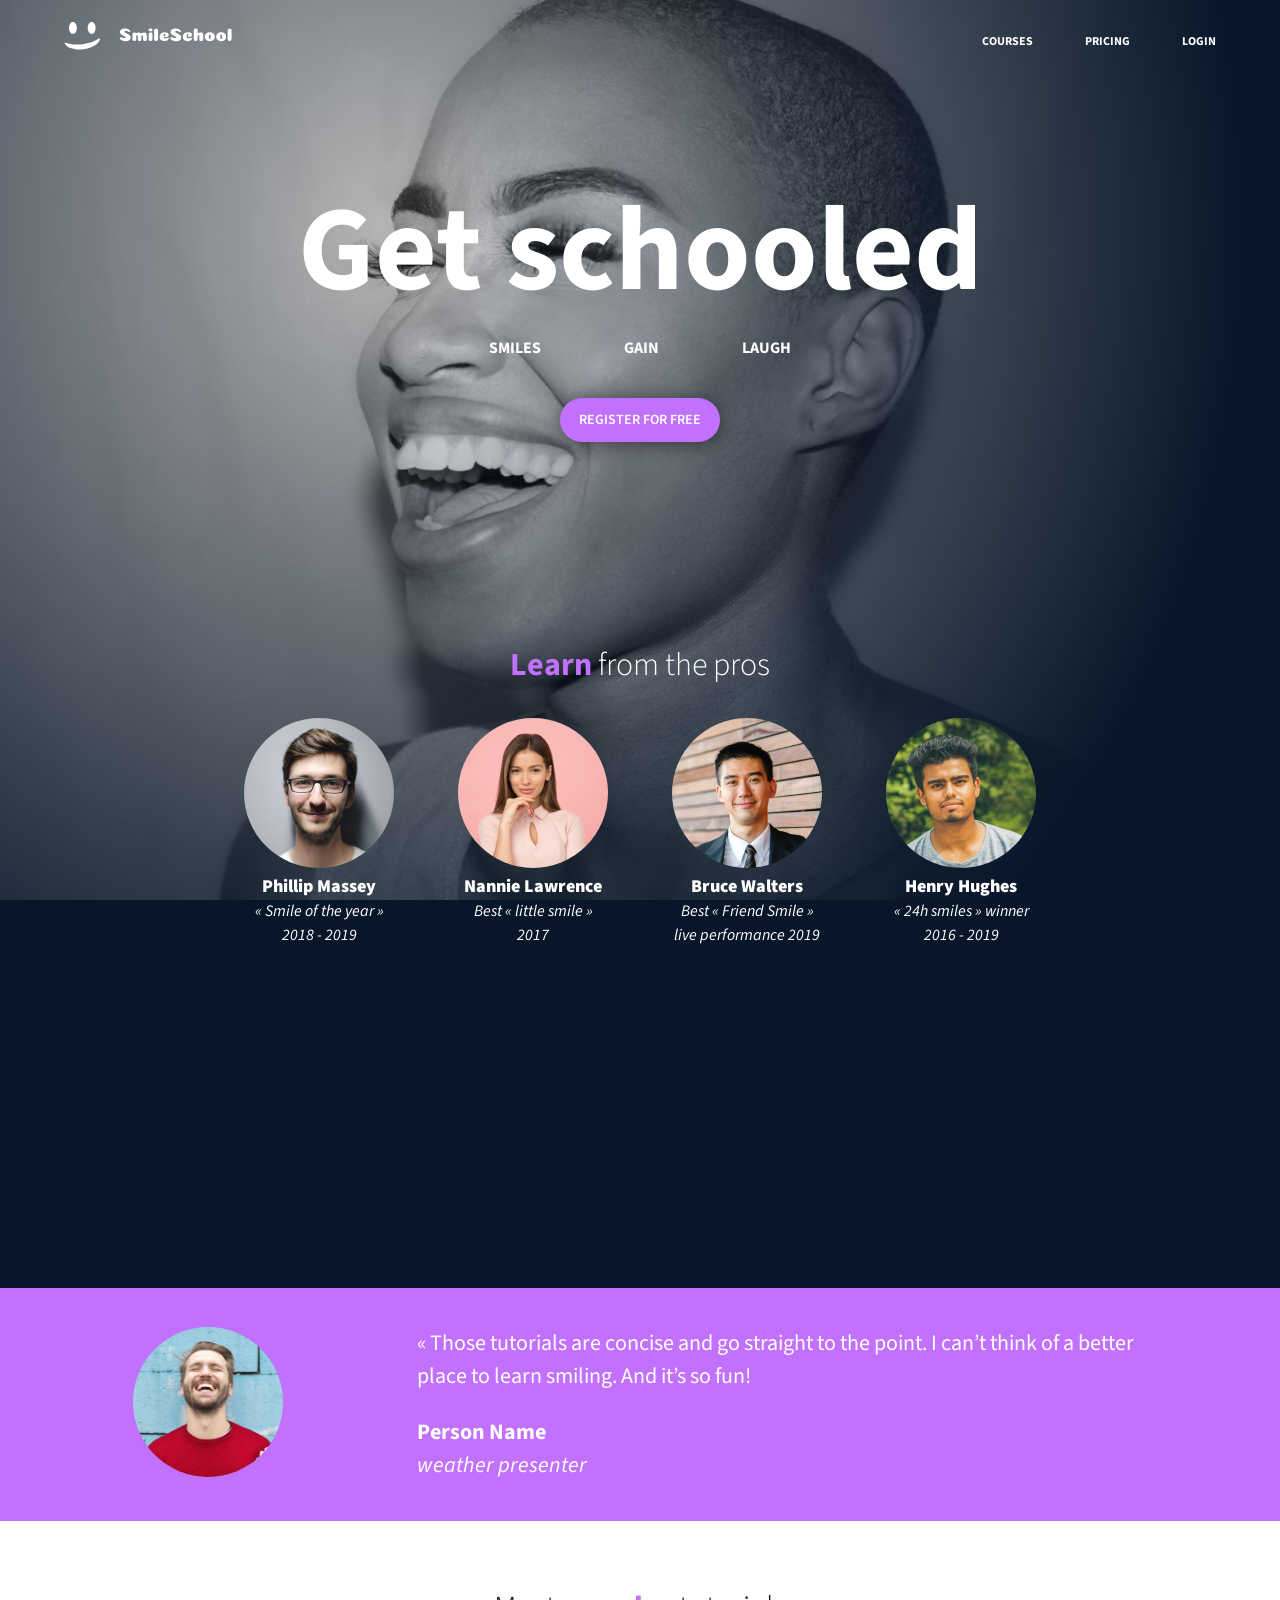
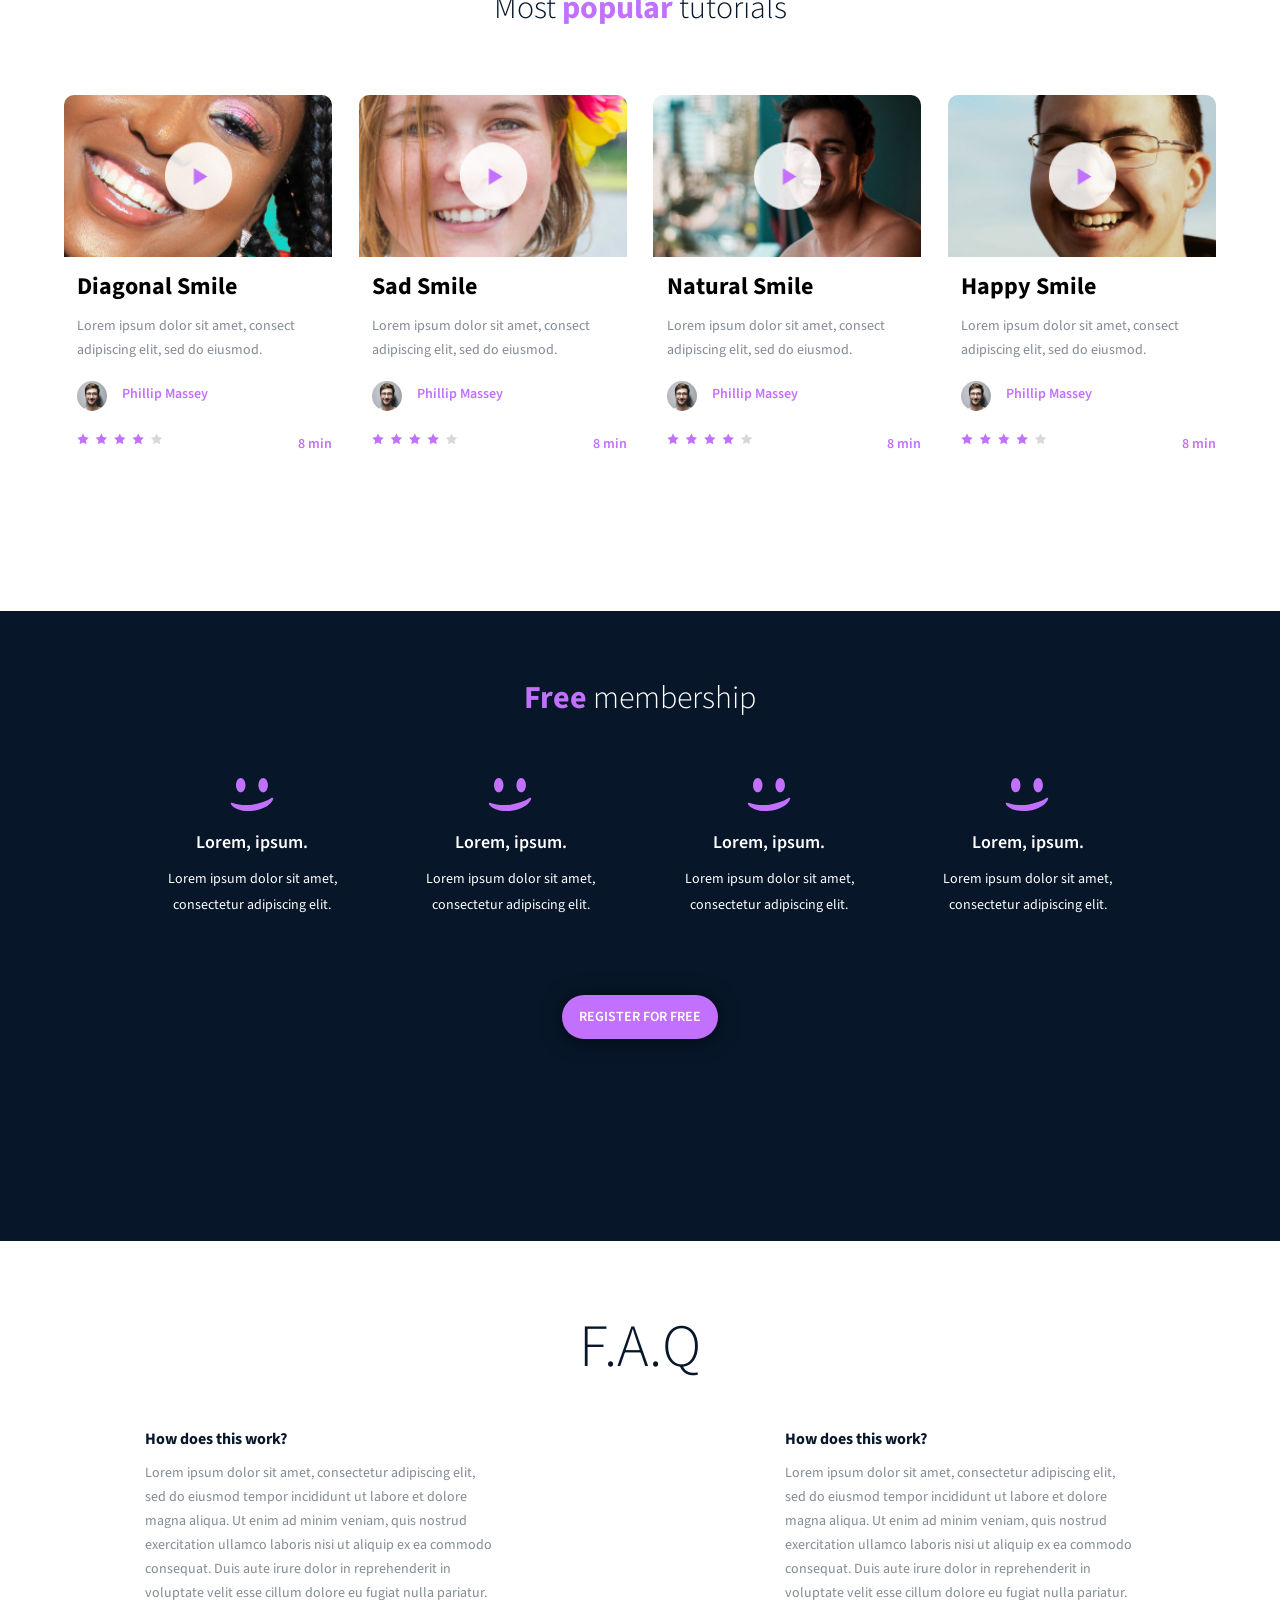
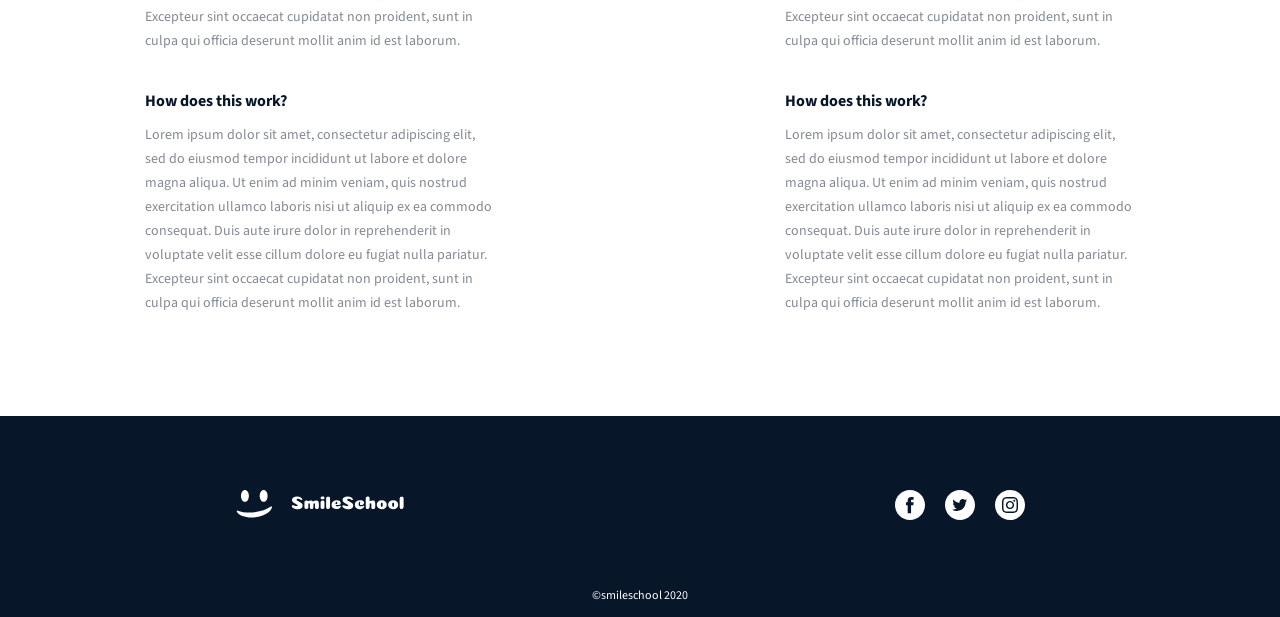
<file: css_advanced/index.html>
<!DOCTYPE html>
<html lang="en">

<head>
    <meta charset="UTF-8">
    <meta name="viewport" content="width=device-width, initial-scale=1.0">
    <title>Document</title>
    <link rel="stylesheet" href="style.css">


</head>

<body>
    <header id="header">
        <div id="logo">
            <a>
                <svg xmlns="http://www.w3.org/2000/svg" width="168" height="30" viewBox="0 0 168 30" fill="none">
                    <path fill-rule="evenodd" clip-rule="evenodd"
                        d="M61.606 19.126C64.954 19.126 66.628 17.884 66.628 15.4C66.628 14.776 66.442 14.224 66.07 13.744C65.698 13.264 65.05 12.76 64.126 12.232C63.838 12.064 63.484 11.869 63.064 11.647C62.644 11.425 62.314 11.248 62.074 11.116C61.834 10.984 61.588 10.831 61.336 10.657C61.084 10.483 60.901 10.315 60.787 10.153C60.673 9.991 60.616 9.82 60.616 9.64C60.616 9.064 60.97 8.776 61.678 8.776C62.122 8.776 62.608 8.887 63.136 9.109C63.664 9.331 64.144 9.553 64.576 9.775C65.008 9.997 65.332 10.108 65.548 10.108C65.68 10.108 65.803 10.081 65.917 10.027C66.031 9.973 66.127 9.883 66.205 9.757C66.283 9.631 66.322 9.478 66.322 9.298C66.322 8.638 65.818 8.014 64.81 7.426C63.802 6.838 62.584 6.544 61.156 6.544C59.5 6.544 58.222 6.862 57.322 7.498C56.422 8.134 55.972 8.956 55.972 9.964C55.972 10.276 56.044 10.615 56.188 10.981C56.332 11.347 56.563 11.716 56.881 12.088C57.199 12.46 57.58 12.772 58.024 13.024C58.36 13.216 58.708 13.408 59.068 13.6C59.428 13.792 59.719 13.948 59.941 14.068L60.607 14.428C60.829 14.548 61.003 14.647 61.129 14.725C61.255 14.803 61.369 14.887 61.471 14.977C61.573 15.067 61.645 15.157 61.687 15.247C61.729 15.337 61.75 15.436 61.75 15.544C61.75 15.916 61.48 16.102 60.94 16.102C60.352 16.102 59.578 15.943 58.618 15.625C57.658 15.307 57.052 15.148 56.8 15.148C56.464 15.148 56.209 15.241 56.035 15.427C55.861 15.613 55.774 15.838 55.774 16.102C55.774 16.342 55.864 16.6 56.044 16.876C56.224 17.152 56.491 17.422 56.845 17.686C57.199 17.95 57.607 18.19 58.069 18.406C58.531 18.622 59.071 18.796 59.689 18.928C60.307 19.06 60.946 19.126 61.606 19.126ZM80.884 19C81.184 19 81.433 18.979 81.631 18.937C81.829 18.895 82.009 18.811 82.171 18.685C82.333 18.559 82.459 18.4 82.549 18.208C82.639 18.016 82.714 17.752 82.774 17.416C82.834 17.08 82.873 16.702 82.891 16.282C82.909 15.862 82.918 15.334 82.918 14.698C82.918 13.174 82.732 12.088 82.36 11.44C81.988 10.792 81.376 10.468 80.524 10.468C79.18 10.468 78.046 10.804 77.122 11.476L76.942 11.62C76.546 10.852 75.904 10.468 75.016 10.468C74.428 10.468 73.915 10.534 73.477 10.666C73.039 10.798 72.592 11.032 72.136 11.368C71.872 10.732 71.248 10.414 70.264 10.414C69.712 10.414 69.271 10.6 68.941 10.972C68.611 11.344 68.446 11.836 68.446 12.448V16.876C68.446 17.632 68.575 18.175 68.833 18.505C69.091 18.835 69.574 19 70.282 19C71.038 19 71.566 18.859 71.866 18.577C72.166 18.295 72.316 17.794 72.316 17.074V14.572C72.316 14.176 72.385 13.855 72.523 13.609C72.661 13.363 72.838 13.24 73.054 13.24C73.594 13.24 73.864 13.576 73.864 14.248V17.506C73.864 17.83 73.918 18.1 74.026 18.316C74.134 18.532 74.317 18.7 74.575 18.82C74.833 18.94 75.172 19 75.592 19C75.868 19 76.096 18.979 76.276 18.937C76.456 18.895 76.618 18.811 76.762 18.685C76.906 18.559 77.02 18.4 77.104 18.208C77.188 18.016 77.26 17.752 77.32 17.416C77.38 17.08 77.419 16.702 77.437 16.282C77.455 15.862 77.464 15.334 77.464 14.698C77.464 14.278 77.524 13.93 77.644 13.654C77.764 13.378 77.944 13.24 78.184 13.24C78.724 13.24 78.994 13.576 78.994 14.248V17.506C78.994 17.83 79.054 18.1 79.174 18.316C79.294 18.532 79.495 18.7 79.777 18.82C80.059 18.94 80.428 19 80.884 19ZM87.985 8.974C87.655 9.178 87.166 9.28 86.518 9.28C85.954 9.28 85.486 9.172 85.114 8.956C84.742 8.74 84.556 8.392 84.556 7.912C84.556 7.516 84.727 7.189 85.069 6.931C85.411 6.673 85.894 6.544 86.518 6.544C87.826 6.544 88.48 7 88.48 7.912C88.48 8.416 88.315 8.77 87.985 8.974ZM86.428 19C87.184 19 87.712 18.859 88.012 18.577C88.312 18.295 88.462 17.794 88.462 17.074V12.394C88.462 11.638 88.282 11.119 87.922 10.837C87.562 10.555 87.058 10.414 86.41 10.414C85.858 10.414 85.417 10.6 85.087 10.972C84.757 11.344 84.592 11.836 84.592 12.448V16.876C84.592 17.632 84.721 18.175 84.979 18.505C85.237 18.835 85.72 19 86.428 19ZM93.574 18.37C93.25 18.79 92.752 19 92.08 19C91.408 19 90.916 18.811 90.604 18.433C90.292 18.055 90.136 17.386 90.136 16.426L90.1 8.83C90.1 8.518 90.133 8.242 90.199 8.002C90.265 7.762 90.355 7.558 90.469 7.39C90.583 7.222 90.724 7.084 90.892 6.976C91.06 6.868 91.243 6.79 91.441 6.742C91.639 6.694 91.852 6.67 92.08 6.67C92.74 6.67 93.235 6.802 93.565 7.066C93.895 7.33 94.06 7.864 94.06 8.668V16.282C94.06 17.254 93.898 17.95 93.574 18.37ZM100.666 19.108C101.314 19.108 101.92 19 102.484 18.784C103.048 18.568 103.501 18.307 103.843 18.001C104.185 17.695 104.452 17.389 104.644 17.083C104.836 16.777 104.932 16.516 104.932 16.3C104.932 16.12 104.875 15.97 104.761 15.85C104.647 15.73 104.488 15.67 104.284 15.67C104.164 15.67 103.969 15.736 103.699 15.868C103.429 16 103.18 16.096 102.952 16.156C102.412 16.288 101.884 16.354 101.368 16.354C100.888 16.354 100.492 16.243 100.18 16.021C99.868 15.799 99.652 15.496 99.532 15.112L102.07 15.094C102.37 15.094 102.652 15.067 102.916 15.013C103.18 14.959 103.408 14.881 103.6 14.779C103.792 14.677 103.963 14.563 104.113 14.437C104.263 14.311 104.383 14.173 104.473 14.023C104.563 13.873 104.629 13.72 104.671 13.564C104.713 13.408 104.734 13.246 104.734 13.078C104.734 12.214 104.407 11.533 103.753 11.035C103.099 10.537 102.07 10.288 100.666 10.288C99.178 10.288 97.963 10.699 97.021 11.521C96.079 12.343 95.608 13.462 95.608 14.878C95.608 16.186 96.085 17.218 97.039 17.974C97.993 18.73 99.202 19.108 100.666 19.108ZM99.676 12.871C99.556 13.201 99.478 13.564 99.442 13.96C100.27 13.948 100.72 13.942 100.792 13.942C100.972 13.942 101.104 13.834 101.188 13.618C101.248 13.462 101.278 13.246 101.278 12.97C101.278 12.214 101.05 11.836 100.594 11.836C100.426 11.836 100.261 11.926 100.099 12.106C99.937 12.286 99.796 12.541 99.676 12.871ZM112.204 19.126C115.552 19.126 117.226 17.884 117.226 15.4C117.226 14.776 117.04 14.224 116.668 13.744C116.296 13.264 115.648 12.76 114.724 12.232C114.436 12.064 114.082 11.869 113.662 11.647C113.242 11.425 112.912 11.248 112.672 11.116C112.432 10.984 112.186 10.831 111.934 10.657C111.682 10.483 111.499 10.315 111.385 10.153C111.271 9.991 111.214 9.82 111.214 9.64C111.214 9.064 111.568 8.776 112.276 8.776C112.72 8.776 113.206 8.887 113.734 9.109C114.262 9.331 114.742 9.553 115.174 9.775C115.606 9.997 115.93 10.108 116.146 10.108C116.278 10.108 116.401 10.081 116.515 10.027C116.629 9.973 116.725 9.883 116.803 9.757C116.881 9.631 116.92 9.478 116.92 9.298C116.92 8.638 116.416 8.014 115.408 7.426C114.4 6.838 113.182 6.544 111.754 6.544C110.098 6.544 108.82 6.862 107.92 7.498C107.02 8.134 106.57 8.956 106.57 9.964C106.57 10.276 106.642 10.615 106.786 10.981C106.93 11.347 107.161 11.716 107.479 12.088C107.797 12.46 108.178 12.772 108.622 13.024C108.958 13.216 109.306 13.408 109.666 13.6C110.026 13.792 110.317 13.948 110.539 14.068L111.205 14.428C111.427 14.548 111.601 14.647 111.727 14.725C111.853 14.803 111.967 14.887 112.069 14.977C112.171 15.067 112.243 15.157 112.285 15.247C112.327 15.337 112.348 15.436 112.348 15.544C112.348 15.916 112.078 16.102 111.538 16.102C110.95 16.102 110.176 15.943 109.216 15.625C108.256 15.307 107.65 15.148 107.398 15.148C107.062 15.148 106.807 15.241 106.633 15.427C106.459 15.613 106.372 15.838 106.372 16.102C106.372 16.342 106.462 16.6 106.642 16.876C106.822 17.152 107.089 17.422 107.443 17.686C107.797 17.95 108.205 18.19 108.667 18.406C109.129 18.622 109.669 18.796 110.287 18.928C110.905 19.06 111.544 19.126 112.204 19.126ZM125.416 18.91C124.948 19.054 124.456 19.126 123.94 19.126C122.452 19.126 121.228 18.727 120.268 17.929C119.308 17.131 118.828 16.036 118.828 14.644C118.828 13.756 119.047 12.979 119.485 12.313C119.923 11.647 120.526 11.143 121.294 10.801C122.062 10.459 122.944 10.288 123.94 10.288C124.888 10.288 125.671 10.399 126.289 10.621C126.907 10.843 127.348 11.14 127.612 11.512C127.876 11.884 128.008 12.328 128.008 12.844C128.008 13.072 127.963 13.306 127.873 13.546C127.783 13.786 127.645 14.026 127.459 14.266C127.273 14.506 127 14.701 126.64 14.851C126.28 15.001 125.86 15.076 125.38 15.076C125.164 15.076 124.987 15.064 124.849 15.04C124.711 15.016 124.567 14.965 124.417 14.887C124.267 14.809 124.156 14.68 124.084 14.5C124.012 14.32 123.976 14.092 123.976 13.816C123.976 13.576 124.021 13.285 124.111 12.943C124.201 12.601 124.246 12.376 124.246 12.268C124.246 11.992 124.09 11.854 123.778 11.854C123.55 11.854 123.346 11.98 123.166 12.232C122.986 12.484 122.848 12.799 122.752 13.177C122.656 13.555 122.608 13.948 122.608 14.356C122.608 14.956 122.791 15.442 123.157 15.814C123.523 16.186 124.018 16.372 124.642 16.372C125.254 16.372 125.782 16.3 126.226 16.156C126.406 16.108 126.625 16.018 126.883 15.886C127.141 15.754 127.324 15.688 127.432 15.688C127.6 15.688 127.738 15.718 127.846 15.778C127.954 15.838 128.029 15.91 128.071 15.994C128.113 16.078 128.134 16.168 128.134 16.264C128.134 16.432 128.077 16.636 127.963 16.876C127.849 17.116 127.672 17.368 127.432 17.632C127.192 17.896 126.913 18.139 126.595 18.361C126.277 18.583 125.884 18.766 125.416 18.91ZM137.242 19C137.494 19 137.71 18.982 137.89 18.946C138.07 18.91 138.235 18.853 138.385 18.775C138.535 18.697 138.658 18.586 138.754 18.442C138.85 18.298 138.934 18.124 139.006 17.92C139.078 17.716 139.132 17.455 139.168 17.137C139.204 16.819 139.231 16.468 139.249 16.084C139.267 15.7 139.276 15.244 139.276 14.716C139.276 13.684 139.192 12.85 139.024 12.214C138.856 11.578 138.598 11.113 138.25 10.819C137.902 10.525 137.44 10.378 136.864 10.378C135.592 10.378 134.512 10.648 133.624 11.188V8.578C133.624 7.774 133.462 7.24 133.138 6.976C132.814 6.712 132.334 6.58 131.698 6.58C131.098 6.58 130.618 6.754 130.258 7.102C129.898 7.45 129.718 7.996 129.718 8.74L129.754 16.408C129.754 17.368 129.91 18.037 130.222 18.415C130.534 18.793 131.026 18.982 131.698 18.982C132.346 18.982 132.829 18.775 133.147 18.361C133.465 17.947 133.624 17.248 133.624 16.264V14.284C133.624 14.152 133.633 14.032 133.651 13.924C133.669 13.816 133.699 13.723 133.741 13.645C133.783 13.567 133.831 13.495 133.885 13.429C133.939 13.363 133.999 13.312 134.065 13.276C134.131 13.24 134.203 13.21 134.281 13.186C134.359 13.162 134.446 13.15 134.542 13.15C135.07 13.15 135.334 13.492 135.334 14.176L135.352 17.506C135.352 18.01 135.499 18.385 135.793 18.631C136.087 18.877 136.57 19 137.242 19ZM149.365 17.956C148.423 18.736 147.238 19.126 145.81 19.126C144.874 19.126 144.031 18.958 143.281 18.622C142.531 18.286 141.931 17.782 141.481 17.11C141.031 16.438 140.806 15.652 140.806 14.752C140.806 13.384 141.274 12.298 142.21 11.494C143.146 10.69 144.346 10.288 145.81 10.288C147.274 10.288 148.468 10.69 149.392 11.494C150.316 12.298 150.778 13.384 150.778 14.752C150.778 16.108 150.307 17.176 149.365 17.956ZM145.81 17.038C145.498 17.038 145.258 16.807 145.09 16.345C144.922 15.883 144.838 15.346 144.838 14.734C144.838 14.338 144.874 13.966 144.946 13.618C145.018 13.27 145.132 12.976 145.288 12.736C145.444 12.496 145.624 12.376 145.828 12.376C146.128 12.376 146.356 12.613 146.512 13.087C146.668 13.561 146.746 14.11 146.746 14.734C146.746 15.358 146.668 15.898 146.512 16.354C146.356 16.81 146.122 17.038 145.81 17.038ZM160.723 17.956C159.781 18.736 158.596 19.126 157.168 19.126C156.232 19.126 155.389 18.958 154.639 18.622C153.889 18.286 153.289 17.782 152.839 17.11C152.389 16.438 152.164 15.652 152.164 14.752C152.164 13.384 152.632 12.298 153.568 11.494C154.504 10.69 155.704 10.288 157.168 10.288C158.632 10.288 159.826 10.69 160.75 11.494C161.674 12.298 162.136 13.384 162.136 14.752C162.136 16.108 161.665 17.176 160.723 17.956ZM157.168 17.038C156.856 17.038 156.616 16.807 156.448 16.345C156.28 15.883 156.196 15.346 156.196 14.734C156.196 14.338 156.232 13.966 156.304 13.618C156.376 13.27 156.49 12.976 156.646 12.736C156.802 12.496 156.982 12.376 157.186 12.376C157.486 12.376 157.714 12.613 157.87 13.087C158.026 13.561 158.104 14.11 158.104 14.734C158.104 15.358 158.026 15.898 157.87 16.354C157.714 16.81 157.48 17.038 157.168 17.038ZM167.122 18.37C166.798 18.79 166.3 19 165.628 19C164.956 19 164.464 18.811 164.152 18.433C163.84 18.055 163.684 17.386 163.684 16.426L163.648 8.83C163.648 8.518 163.681 8.242 163.747 8.002C163.813 7.762 163.903 7.558 164.017 7.39C164.131 7.222 164.272 7.084 164.44 6.976C164.608 6.868 164.791 6.79 164.989 6.742C165.187 6.694 165.4 6.67 165.628 6.67C166.288 6.67 166.783 6.802 167.113 7.066C167.443 7.33 167.608 7.864 167.608 8.668V16.282C167.608 17.254 167.446 17.95 167.122 18.37Z"
                        fill="white" />
                    <path
                        d="M8.928 11.8712C11.0968 11.8712 12.8608 9.2136 12.8608 5.9468C12.8608 2.6808 11.0968 0.023201 8.928 0.023201C6.7592 0.023201 4.9948 2.6808 4.9948 5.9468C4.9948 9.2136 6.7596 11.8712 8.928 11.8712Z"
                        fill="white" />
                    <path
                        d="M27.6424 11.8712C29.8112 11.8712 31.5756 9.2136 31.5756 5.9468C31.5756 2.6808 29.8112 0.023201 27.6424 0.023201C25.474 0.023201 23.71 2.6808 23.71 5.9468C23.71 9.2136 25.4744 11.8712 27.6424 11.8712Z"
                        fill="white" />
                    <path
                        d="M35.7178 16.612C35.4686 16.3988 35.1252 16.3744 34.8617 16.5559C30.6311 19.4466 24.8916 21.4571 18.6998 22.2173C12.5094 22.9774 6.4537 22.4152 1.6491 20.6343C1.34929 20.5232 1.02107 20.6288 0.832339 20.8958C0.642562 21.1633 0.633221 21.5352 0.808865 21.8215C3.41478 26.0761 11.0299 28.3353 19.3263 27.3166C27.6259 26.2975 34.4685 22.262 35.9656 17.504C36.0661 17.1842 35.9662 16.8253 35.7178 16.612Z"
                        fill="white" />
                </svg>
            </a>
        </div>
        <div id="menu">
            <a>Courses</a>
            <a>Pricing</a>
            <a>Login</a>
        </div>
    </header>
    <main>
        <section id="banner">

            <div id="home">

                <h1>Get schooled</h1>
                <p>Smiles gain laugh</p>
                <button>Register for free</button>
            </div>
            <div id="description">
                <h2><span>Learn</span> from the pros</h2>
                <div id="description__pro">
                    <div class="pro_1">

                        <img src="./assets/img/1.png" alt="Pro 1" width="150" height="150">
                        <h3>Phillip Massey</h3>
                        <p>« Smile of the year » 2018 - 2019</p>
                    </div>
                    <div class="pro_2">
                        <img src="./assets/img/6.png" alt="Pro 2" width="150" height="150">
                        <h3>Nannie Lawrence</h3>
                        <p>Best « little smile » 2017</p>
                    </div>
                    <div class="pro_3">
                        <img src="./assets/img/7.png" alt="Pro 3" width="150" height="150">
                        <h3>Bruce Walters</h3>
                        <p>Best « Friend Smile » live performance 2019</p>
                    </div>
                    <div class="pro_4">
                        <img src="./assets/img/8.png" alt="Pro 4" width="150" height="150">
                        <h3>Henry Hughes</h3>
                        <p>« 24h smiles » winner 2016 - 2019</p>
                    </div>
                </div>
            </div>
        </section>
        <section id="quote">
            <div class="quote">
                <img src="./assets/img/Bitmap.png" alt="quote picture" width="150" height="150">
                <div id="quote__content">
                    <blockquote>
                        <p>« Those tutorials are concise and go straight to the point. I can’t think of a better place
                            to learn smiling. And it’s so fun!
                        </p>
                    </blockquote>
                    <p id="author">Person Name</p>
                    <p id="quote__subtitle">weather presenter</p>
                </div>
            </div>
        </section>
        <section id="video">
            <h1>Most <span>popular</span> tutorials</h1>
            <div id="video__content">
                <div class="video__1">
                    <img src="./assets/img/video1.png" alt="video 1" width="255px" height="154">
                    <h2>Diagonal Smile</h2>
                    <p>Lorem ipsum dolor sit amet, consect adipiscing elit, sed do eiusmod.</p>
                    <div class="video__author">
                        <img src="./assets/img/1.png" alt="Pro 1" width="30" height="30">
                        <h3>Phillip Massey</h3>
                    </div>
                    <div class="video__rating">
                        <div class="video__rating__img">
                            <svg xmlns="http://www.w3.org/2000/svg" width="107" height="15" viewBox="0 0 107 15"
                                fill="none">
                                <path fill-rule="evenodd" clip-rule="evenodd"
                                    d="M7.5 11.25L3.09161 13.5676L3.93354 8.65881L0.367076 5.18237L5.29581 4.46619L7.5 0L9.7042 4.46619L14.6329 5.18237L11.0665 8.65881L11.9084 13.5676L7.5 11.25Z"
                                    fill="#C271FF" />
                                <path fill-rule="evenodd" clip-rule="evenodd"
                                    d="M30.5 11.25L26.0916 13.5676L26.9335 8.65881L23.3671 5.18237L28.2958 4.46619L30.5 0L32.7042 4.46619L37.6329 5.18237L34.0665 8.65881L34.9084 13.5676L30.5 11.25Z"
                                    fill="#C271FF" />
                                <path fill-rule="evenodd" clip-rule="evenodd"
                                    d="M53.5 11.25L49.0916 13.5676L49.9335 8.65881L46.3671 5.18237L51.2958 4.46619L53.5 0L55.7042 4.46619L60.6329 5.18237L57.0665 8.65881L57.9084 13.5676L53.5 11.25Z"
                                    fill="#C271FF" />
                                <path fill-rule="evenodd" clip-rule="evenodd"
                                    d="M76.5 11.25L72.0916 13.5676L72.9335 8.65881L69.3671 5.18237L74.2958 4.46619L76.5 0L78.7042 4.46619L83.6329 5.18237L80.0665 8.65881L80.9084 13.5676L76.5 11.25Z"
                                    fill="#C271FF" />
                                <path fill-rule="evenodd" clip-rule="evenodd"
                                    d="M99.5 11.25L95.0916 13.5676L95.9335 8.65881L92.3671 5.18237L97.2958 4.46619L99.5 0L101.704 4.46619L106.633 5.18237L103.066 8.65881L103.908 13.5676L99.5 11.25Z"
                                    fill="#D8D8D8" />
                            </svg>
                        </div>
                        <p>8 min</p>
                    </div>
                </div>
                <div class="video__2">
                    <img src="./assets/img/video2.png" alt="video 2" width="255px" height="154">
                    <h2>Sad Smile</h2>
                    <p>Lorem ipsum dolor sit amet, consect adipiscing elit, sed do eiusmod.</p>
                    <div class="video__author">
                        <img src="./assets/img/1.png" alt="Pro 1" width="30" height="30">
                        <h3>Phillip Massey</h3>
                    </div>
                    <div class="video__rating">
                        <div class="video__rating__img">
                            <svg xmlns="http://www.w3.org/2000/svg" width="107" height="15" viewBox="0 0 107 15"
                                fill="none">
                                <path fill-rule="evenodd" clip-rule="evenodd"
                                    d="M7.5 11.25L3.09161 13.5676L3.93354 8.65881L0.367076 5.18237L5.29581 4.46619L7.5 0L9.7042 4.46619L14.6329 5.18237L11.0665 8.65881L11.9084 13.5676L7.5 11.25Z"
                                    fill="#C271FF" />
                                <path fill-rule="evenodd" clip-rule="evenodd"
                                    d="M30.5 11.25L26.0916 13.5676L26.9335 8.65881L23.3671 5.18237L28.2958 4.46619L30.5 0L32.7042 4.46619L37.6329 5.18237L34.0665 8.65881L34.9084 13.5676L30.5 11.25Z"
                                    fill="#C271FF" />
                                <path fill-rule="evenodd" clip-rule="evenodd"
                                    d="M53.5 11.25L49.0916 13.5676L49.9335 8.65881L46.3671 5.18237L51.2958 4.46619L53.5 0L55.7042 4.46619L60.6329 5.18237L57.0665 8.65881L57.9084 13.5676L53.5 11.25Z"
                                    fill="#C271FF" />
                                <path fill-rule="evenodd" clip-rule="evenodd"
                                    d="M76.5 11.25L72.0916 13.5676L72.9335 8.65881L69.3671 5.18237L74.2958 4.46619L76.5 0L78.7042 4.46619L83.6329 5.18237L80.0665 8.65881L80.9084 13.5676L76.5 11.25Z"
                                    fill="#C271FF" />
                                <path fill-rule="evenodd" clip-rule="evenodd"
                                    d="M99.5 11.25L95.0916 13.5676L95.9335 8.65881L92.3671 5.18237L97.2958 4.46619L99.5 0L101.704 4.46619L106.633 5.18237L103.066 8.65881L103.908 13.5676L99.5 11.25Z"
                                    fill="#D8D8D8" />
                            </svg>
                        </div>
                        <p>8 min</p>
                    </div>
                </div>
                <div class="video__3">
                    <img src="./assets/img/video3.png" alt="video 3" width="255px" height="154">
                    <h2>Natural Smile</h2>
                    <p>Lorem ipsum dolor sit amet, consect adipiscing elit, sed do eiusmod.</p>
                    <div class="video__author">
                        <img src="./assets/img/1.png" alt="Pro 1" width="30" height="30">
                        <h3>Phillip Massey</h3>
                    </div>
                    <div class="video__rating">
                        <div class="video__rating__img">
                            <svg xmlns="http://www.w3.org/2000/svg" width="107" height="15" viewBox="0 0 107 15"
                                fill="none">
                                <path fill-rule="evenodd" clip-rule="evenodd"
                                    d="M7.5 11.25L3.09161 13.5676L3.93354 8.65881L0.367076 5.18237L5.29581 4.46619L7.5 0L9.7042 4.46619L14.6329 5.18237L11.0665 8.65881L11.9084 13.5676L7.5 11.25Z"
                                    fill="#C271FF" />
                                <path fill-rule="evenodd" clip-rule="evenodd"
                                    d="M30.5 11.25L26.0916 13.5676L26.9335 8.65881L23.3671 5.18237L28.2958 4.46619L30.5 0L32.7042 4.46619L37.6329 5.18237L34.0665 8.65881L34.9084 13.5676L30.5 11.25Z"
                                    fill="#C271FF" />
                                <path fill-rule="evenodd" clip-rule="evenodd"
                                    d="M53.5 11.25L49.0916 13.5676L49.9335 8.65881L46.3671 5.18237L51.2958 4.46619L53.5 0L55.7042 4.46619L60.6329 5.18237L57.0665 8.65881L57.9084 13.5676L53.5 11.25Z"
                                    fill="#C271FF" />
                                <path fill-rule="evenodd" clip-rule="evenodd"
                                    d="M76.5 11.25L72.0916 13.5676L72.9335 8.65881L69.3671 5.18237L74.2958 4.46619L76.5 0L78.7042 4.46619L83.6329 5.18237L80.0665 8.65881L80.9084 13.5676L76.5 11.25Z"
                                    fill="#C271FF" />
                                <path fill-rule="evenodd" clip-rule="evenodd"
                                    d="M99.5 11.25L95.0916 13.5676L95.9335 8.65881L92.3671 5.18237L97.2958 4.46619L99.5 0L101.704 4.46619L106.633 5.18237L103.066 8.65881L103.908 13.5676L99.5 11.25Z"
                                    fill="#D8D8D8" />
                            </svg>
                        </div>
                        <p>8 min</p>
                    </div>
                </div>
                <div class="video__4">
                    <img src="./assets/img/video4.png" alt="video 4" width="255px" height="154">
                    <h2>Happy Smile</h2>
                    <p>Lorem ipsum dolor sit amet, consect adipiscing elit, sed do eiusmod.</p>
                    <div class="video__author">
                        <img src="./assets/img/1.png" alt="Pro 1" width="30" height="30">
                        <h3>Phillip Massey</h3>
                    </div>
                    <div class="video__rating">
                        <div class="video__rating__img">
                            <svg xmlns="http://www.w3.org/2000/svg" width="107" height="15" viewBox="0 0 107 15"
                                fill="none">
                                <path fill-rule="evenodd" clip-rule="evenodd"
                                    d="M7.5 11.25L3.09161 13.5676L3.93354 8.65881L0.367076 5.18237L5.29581 4.46619L7.5 0L9.7042 4.46619L14.6329 5.18237L11.0665 8.65881L11.9084 13.5676L7.5 11.25Z"
                                    fill="#C271FF" />
                                <path fill-rule="evenodd" clip-rule="evenodd"
                                    d="M30.5 11.25L26.0916 13.5676L26.9335 8.65881L23.3671 5.18237L28.2958 4.46619L30.5 0L32.7042 4.46619L37.6329 5.18237L34.0665 8.65881L34.9084 13.5676L30.5 11.25Z"
                                    fill="#C271FF" />
                                <path fill-rule="evenodd" clip-rule="evenodd"
                                    d="M53.5 11.25L49.0916 13.5676L49.9335 8.65881L46.3671 5.18237L51.2958 4.46619L53.5 0L55.7042 4.46619L60.6329 5.18237L57.0665 8.65881L57.9084 13.5676L53.5 11.25Z"
                                    fill="#C271FF" />
                                <path fill-rule="evenodd" clip-rule="evenodd"
                                    d="M76.5 11.25L72.0916 13.5676L72.9335 8.65881L69.3671 5.18237L74.2958 4.46619L76.5 0L78.7042 4.46619L83.6329 5.18237L80.0665 8.65881L80.9084 13.5676L76.5 11.25Z"
                                    fill="#C271FF" />
                                <path fill-rule="evenodd" clip-rule="evenodd"
                                    d="M99.5 11.25L95.0916 13.5676L95.9335 8.65881L92.3671 5.18237L97.2958 4.46619L99.5 0L101.704 4.46619L106.633 5.18237L103.066 8.65881L103.908 13.5676L99.5 11.25Z"
                                    fill="#D8D8D8" />
                            </svg>
                        </div>
                        <p>8 min</p>
                    </div>
                </div>
            </div>

        </section>

        <section id="membership">
            <h1><span>Free</span> membership</h1>
            <div id="membership_content">
                <div class="membership__1">
                    <svg xmlns="http://www.w3.org/2000/svg" width="45" height="36" viewBox="0 0 45 36" fill="none">
                        <path
                            d="M10.7136 14.2454C13.3162 14.2454 15.433 11.0563 15.433 7.13615C15.433 3.21695 13.3162 0.027832 10.7136 0.027832C8.11105 0.027832 5.99377 3.21695 5.99377 7.13615C5.99377 11.0563 8.11153 14.2454 10.7136 14.2454Z"
                            fill="#C271FF" />
                        <path
                            d="M33.1709 14.2454C35.7734 14.2454 37.8907 11.0563 37.8907 7.13615C37.8907 3.21695 35.7734 0.027832 33.1709 0.027832C30.5688 0.027832 28.452 3.21695 28.452 7.13615C28.452 11.0563 30.5693 14.2454 33.1709 14.2454Z"
                            fill="#C271FF" />
                        <path
                            d="M42.8614 19.9343C42.5624 19.6785 42.1502 19.6493 41.834 19.867C36.7573 23.3359 29.8699 25.7484 22.4397 26.6608C15.0113 27.5728 7.74445 26.8982 1.97894 24.7611C1.61916 24.6278 1.22529 24.7545 0.998819 25.0749C0.771087 25.3959 0.759877 25.8422 0.970651 26.1858C4.09775 31.2912 13.2359 34.0023 23.1915 32.7799C33.1511 31.557 41.3622 26.7143 43.1587 21.0048C43.2793 20.621 43.1595 20.1903 42.8614 19.9343Z"
                            fill="#C271FF" />
                    </svg>
                    <h2>Lorem, ipsum.</h2>
                    <p>Lorem ipsum dolor sit amet, consectetur adipiscing elit.</p>
                </div>
                <div class="membership__2">
                    <svg xmlns="http://www.w3.org/2000/svg" width="45" height="36" viewBox="0 0 45 36" fill="none">
                        <path
                            d="M10.7136 14.2454C13.3162 14.2454 15.433 11.0563 15.433 7.13615C15.433 3.21695 13.3162 0.027832 10.7136 0.027832C8.11105 0.027832 5.99377 3.21695 5.99377 7.13615C5.99377 11.0563 8.11153 14.2454 10.7136 14.2454Z"
                            fill="#C271FF" />
                        <path
                            d="M33.1709 14.2454C35.7734 14.2454 37.8907 11.0563 37.8907 7.13615C37.8907 3.21695 35.7734 0.027832 33.1709 0.027832C30.5688 0.027832 28.452 3.21695 28.452 7.13615C28.452 11.0563 30.5693 14.2454 33.1709 14.2454Z"
                            fill="#C271FF" />
                        <path
                            d="M42.8614 19.9343C42.5624 19.6785 42.1502 19.6493 41.834 19.867C36.7573 23.3359 29.8699 25.7484 22.4397 26.6608C15.0113 27.5728 7.74445 26.8982 1.97894 24.7611C1.61916 24.6278 1.22529 24.7545 0.998819 25.0749C0.771087 25.3959 0.759877 25.8422 0.970651 26.1858C4.09775 31.2912 13.2359 34.0023 23.1915 32.7799C33.1511 31.557 41.3622 26.7143 43.1587 21.0048C43.2793 20.621 43.1595 20.1903 42.8614 19.9343Z"
                            fill="#C271FF" />
                    </svg>
                    <h2>Lorem, ipsum.</h2>
                    <p>Lorem ipsum dolor sit amet, consectetur adipiscing elit.</p>
                </div>
                <div class="membership__3">
                    <svg xmlns="http://www.w3.org/2000/svg" width="45" height="36" viewBox="0 0 45 36" fill="none">
                        <path
                            d="M10.7136 14.2454C13.3162 14.2454 15.433 11.0563 15.433 7.13615C15.433 3.21695 13.3162 0.027832 10.7136 0.027832C8.11105 0.027832 5.99377 3.21695 5.99377 7.13615C5.99377 11.0563 8.11153 14.2454 10.7136 14.2454Z"
                            fill="#C271FF" />
                        <path
                            d="M33.1709 14.2454C35.7734 14.2454 37.8907 11.0563 37.8907 7.13615C37.8907 3.21695 35.7734 0.027832 33.1709 0.027832C30.5688 0.027832 28.452 3.21695 28.452 7.13615C28.452 11.0563 30.5693 14.2454 33.1709 14.2454Z"
                            fill="#C271FF" />
                        <path
                            d="M42.8614 19.9343C42.5624 19.6785 42.1502 19.6493 41.834 19.867C36.7573 23.3359 29.8699 25.7484 22.4397 26.6608C15.0113 27.5728 7.74445 26.8982 1.97894 24.7611C1.61916 24.6278 1.22529 24.7545 0.998819 25.0749C0.771087 25.3959 0.759877 25.8422 0.970651 26.1858C4.09775 31.2912 13.2359 34.0023 23.1915 32.7799C33.1511 31.557 41.3622 26.7143 43.1587 21.0048C43.2793 20.621 43.1595 20.1903 42.8614 19.9343Z"
                            fill="#C271FF" />
                    </svg>
                    <h2>Lorem, ipsum.</h2>
                    <p>Lorem ipsum dolor sit amet, consectetur adipiscing elit.</p>
                </div>
                <div class="membership__4">
                    <svg xmlns="http://www.w3.org/2000/svg" width="45" height="36" viewBox="0 0 45 36" fill="none">
                        <path
                            d="M10.7136 14.2454C13.3162 14.2454 15.433 11.0563 15.433 7.13615C15.433 3.21695 13.3162 0.027832 10.7136 0.027832C8.11105 0.027832 5.99377 3.21695 5.99377 7.13615C5.99377 11.0563 8.11153 14.2454 10.7136 14.2454Z"
                            fill="#C271FF" />
                        <path
                            d="M33.1709 14.2454C35.7734 14.2454 37.8907 11.0563 37.8907 7.13615C37.8907 3.21695 35.7734 0.027832 33.1709 0.027832C30.5688 0.027832 28.452 3.21695 28.452 7.13615C28.452 11.0563 30.5693 14.2454 33.1709 14.2454Z"
                            fill="#C271FF" />
                        <path
                            d="M42.8614 19.9343C42.5624 19.6785 42.1502 19.6493 41.834 19.867C36.7573 23.3359 29.8699 25.7484 22.4397 26.6608C15.0113 27.5728 7.74445 26.8982 1.97894 24.7611C1.61916 24.6278 1.22529 24.7545 0.998819 25.0749C0.771087 25.3959 0.759877 25.8422 0.970651 26.1858C4.09775 31.2912 13.2359 34.0023 23.1915 32.7799C33.1511 31.557 41.3622 26.7143 43.1587 21.0048C43.2793 20.621 43.1595 20.1903 42.8614 19.9343Z"
                            fill="#C271FF" />
                    </svg>
                    <h2>Lorem, ipsum.</h2>
                    <p>Lorem ipsum dolor sit amet, consectetur adipiscing elit.</p>
                </div>
            </div>
            <button>Register for free</button>
        </section>
        <section id="FAQ">
            <h1>F.A.Q</h1>
            <div class="FAQ_row">
                <div class="FAQ__item">
                    <h2>How does this work?</h2>
                    <p>Lorem ipsum dolor sit amet, consectetur adipiscing elit, sed do eiusmod tempor incididunt ut
                        labore et dolore magna aliqua. Ut enim ad minim veniam, quis nostrud exercitation ullamco
                        laboris nisi ut aliquip ex ea commodo consequat. Duis aute irure dolor in reprehenderit in
                        voluptate velit esse cillum dolore eu fugiat nulla pariatur. Excepteur sint occaecat cupidatat
                        non proident, sunt in culpa qui officia deserunt mollit anim id est laborum.</p>
                </div>
                <div class="FAQ__item">
                    <h2>How does this work?</h2>
                    <p>Lorem ipsum dolor sit amet, consectetur adipiscing elit, sed do eiusmod tempor incididunt ut
                        labore et dolore magna aliqua. Ut enim ad minim veniam, quis nostrud exercitation ullamco
                        laboris nisi ut aliquip ex ea commodo consequat. Duis aute irure dolor in reprehenderit in
                        voluptate velit esse cillum dolore eu fugiat nulla pariatur. Excepteur sint occaecat cupidatat
                        non proident, sunt in culpa qui officia deserunt mollit anim id est laborum.</p>
                </div>
            </div>
            <div class="FAQ_row">
                <div class="FAQ__item">
                    <h2>How does this work?</h2>
                    <p>Lorem ipsum dolor sit amet, consectetur adipiscing elit, sed do eiusmod tempor incididunt ut
                        labore et dolore magna aliqua. Ut enim ad minim veniam, quis nostrud exercitation ullamco
                        laboris nisi ut aliquip ex ea commodo consequat. Duis aute irure dolor in reprehenderit in
                        voluptate velit esse cillum dolore eu fugiat nulla pariatur. Excepteur sint occaecat cupidatat
                        non proident, sunt in culpa qui officia deserunt mollit anim id est laborum.</p>
                </div>
                <div class="FAQ__item">
                    <h2>How does this work?</h2>
                    <p>Lorem ipsum dolor sit amet, consectetur adipiscing elit, sed do eiusmod tempor incididunt ut
                        labore et dolore magna aliqua. Ut enim ad minim veniam, quis nostrud exercitation ullamco
                        laboris nisi ut aliquip ex ea commodo consequat. Duis aute irure dolor in reprehenderit in
                        voluptate velit esse cillum dolore eu fugiat nulla pariatur. Excepteur sint occaecat cupidatat
                        non proident, sunt in culpa qui officia deserunt mollit anim id est laborum.</p>
                </div>
            </div>
        </section>

    </main>
    <footer>
        <div>
            <div class="footer_content">
                <div class="footer_column">
                    <svg xmlns="http://www.w3.org/2000/svg" width="168" height="30" viewBox="0 0 168 30" fill="none">
                        <path fill-rule="evenodd" clip-rule="evenodd"
                            d="M61.606 19.126C64.954 19.126 66.628 17.884 66.628 15.4C66.628 14.776 66.442 14.224 66.07 13.744C65.698 13.264 65.05 12.76 64.126 12.232C63.838 12.064 63.484 11.869 63.064 11.647C62.644 11.425 62.314 11.248 62.074 11.116C61.834 10.984 61.588 10.831 61.336 10.657C61.084 10.483 60.901 10.315 60.787 10.153C60.673 9.991 60.616 9.82 60.616 9.64C60.616 9.064 60.97 8.776 61.678 8.776C62.122 8.776 62.608 8.887 63.136 9.109C63.664 9.331 64.144 9.553 64.576 9.775C65.008 9.997 65.332 10.108 65.548 10.108C65.68 10.108 65.803 10.081 65.917 10.027C66.031 9.973 66.127 9.883 66.205 9.757C66.283 9.631 66.322 9.478 66.322 9.298C66.322 8.638 65.818 8.014 64.81 7.426C63.802 6.838 62.584 6.544 61.156 6.544C59.5 6.544 58.222 6.862 57.322 7.498C56.422 8.134 55.972 8.956 55.972 9.964C55.972 10.276 56.044 10.615 56.188 10.981C56.332 11.347 56.563 11.716 56.881 12.088C57.199 12.46 57.58 12.772 58.024 13.024C58.36 13.216 58.708 13.408 59.068 13.6C59.428 13.792 59.719 13.948 59.941 14.068L60.607 14.428C60.829 14.548 61.003 14.647 61.129 14.725C61.255 14.803 61.369 14.887 61.471 14.977C61.573 15.067 61.645 15.157 61.687 15.247C61.729 15.337 61.75 15.436 61.75 15.544C61.75 15.916 61.48 16.102 60.94 16.102C60.352 16.102 59.578 15.943 58.618 15.625C57.658 15.307 57.052 15.148 56.8 15.148C56.464 15.148 56.209 15.241 56.035 15.427C55.861 15.613 55.774 15.838 55.774 16.102C55.774 16.342 55.864 16.6 56.044 16.876C56.224 17.152 56.491 17.422 56.845 17.686C57.199 17.95 57.607 18.19 58.069 18.406C58.531 18.622 59.071 18.796 59.689 18.928C60.307 19.06 60.946 19.126 61.606 19.126ZM80.884 19C81.184 19 81.433 18.979 81.631 18.937C81.829 18.895 82.009 18.811 82.171 18.685C82.333 18.559 82.459 18.4 82.549 18.208C82.639 18.016 82.714 17.752 82.774 17.416C82.834 17.08 82.873 16.702 82.891 16.282C82.909 15.862 82.918 15.334 82.918 14.698C82.918 13.174 82.732 12.088 82.36 11.44C81.988 10.792 81.376 10.468 80.524 10.468C79.18 10.468 78.046 10.804 77.122 11.476L76.942 11.62C76.546 10.852 75.904 10.468 75.016 10.468C74.428 10.468 73.915 10.534 73.477 10.666C73.039 10.798 72.592 11.032 72.136 11.368C71.872 10.732 71.248 10.414 70.264 10.414C69.712 10.414 69.271 10.6 68.941 10.972C68.611 11.344 68.446 11.836 68.446 12.448V16.876C68.446 17.632 68.575 18.175 68.833 18.505C69.091 18.835 69.574 19 70.282 19C71.038 19 71.566 18.859 71.866 18.577C72.166 18.295 72.316 17.794 72.316 17.074V14.572C72.316 14.176 72.385 13.855 72.523 13.609C72.661 13.363 72.838 13.24 73.054 13.24C73.594 13.24 73.864 13.576 73.864 14.248V17.506C73.864 17.83 73.918 18.1 74.026 18.316C74.134 18.532 74.317 18.7 74.575 18.82C74.833 18.94 75.172 19 75.592 19C75.868 19 76.096 18.979 76.276 18.937C76.456 18.895 76.618 18.811 76.762 18.685C76.906 18.559 77.02 18.4 77.104 18.208C77.188 18.016 77.26 17.752 77.32 17.416C77.38 17.08 77.419 16.702 77.437 16.282C77.455 15.862 77.464 15.334 77.464 14.698C77.464 14.278 77.524 13.93 77.644 13.654C77.764 13.378 77.944 13.24 78.184 13.24C78.724 13.24 78.994 13.576 78.994 14.248V17.506C78.994 17.83 79.054 18.1 79.174 18.316C79.294 18.532 79.495 18.7 79.777 18.82C80.059 18.94 80.428 19 80.884 19ZM87.985 8.974C87.655 9.178 87.166 9.28 86.518 9.28C85.954 9.28 85.486 9.172 85.114 8.956C84.742 8.74 84.556 8.392 84.556 7.912C84.556 7.516 84.727 7.189 85.069 6.931C85.411 6.673 85.894 6.544 86.518 6.544C87.826 6.544 88.48 7 88.48 7.912C88.48 8.416 88.315 8.77 87.985 8.974ZM86.428 19C87.184 19 87.712 18.859 88.012 18.577C88.312 18.295 88.462 17.794 88.462 17.074V12.394C88.462 11.638 88.282 11.119 87.922 10.837C87.562 10.555 87.058 10.414 86.41 10.414C85.858 10.414 85.417 10.6 85.087 10.972C84.757 11.344 84.592 11.836 84.592 12.448V16.876C84.592 17.632 84.721 18.175 84.979 18.505C85.237 18.835 85.72 19 86.428 19ZM93.574 18.37C93.25 18.79 92.752 19 92.08 19C91.408 19 90.916 18.811 90.604 18.433C90.292 18.055 90.136 17.386 90.136 16.426L90.1 8.83C90.1 8.518 90.133 8.242 90.199 8.002C90.265 7.762 90.355 7.558 90.469 7.39C90.583 7.222 90.724 7.084 90.892 6.976C91.06 6.868 91.243 6.79 91.441 6.742C91.639 6.694 91.852 6.67 92.08 6.67C92.74 6.67 93.235 6.802 93.565 7.066C93.895 7.33 94.06 7.864 94.06 8.668V16.282C94.06 17.254 93.898 17.95 93.574 18.37ZM100.666 19.108C101.314 19.108 101.92 19 102.484 18.784C103.048 18.568 103.501 18.307 103.843 18.001C104.185 17.695 104.452 17.389 104.644 17.083C104.836 16.777 104.932 16.516 104.932 16.3C104.932 16.12 104.875 15.97 104.761 15.85C104.647 15.73 104.488 15.67 104.284 15.67C104.164 15.67 103.969 15.736 103.699 15.868C103.429 16 103.18 16.096 102.952 16.156C102.412 16.288 101.884 16.354 101.368 16.354C100.888 16.354 100.492 16.243 100.18 16.021C99.868 15.799 99.652 15.496 99.532 15.112L102.07 15.094C102.37 15.094 102.652 15.067 102.916 15.013C103.18 14.959 103.408 14.881 103.6 14.779C103.792 14.677 103.963 14.563 104.113 14.437C104.263 14.311 104.383 14.173 104.473 14.023C104.563 13.873 104.629 13.72 104.671 13.564C104.713 13.408 104.734 13.246 104.734 13.078C104.734 12.214 104.407 11.533 103.753 11.035C103.099 10.537 102.07 10.288 100.666 10.288C99.178 10.288 97.963 10.699 97.021 11.521C96.079 12.343 95.608 13.462 95.608 14.878C95.608 16.186 96.085 17.218 97.039 17.974C97.993 18.73 99.202 19.108 100.666 19.108ZM99.676 12.871C99.556 13.201 99.478 13.564 99.442 13.96C100.27 13.948 100.72 13.942 100.792 13.942C100.972 13.942 101.104 13.834 101.188 13.618C101.248 13.462 101.278 13.246 101.278 12.97C101.278 12.214 101.05 11.836 100.594 11.836C100.426 11.836 100.261 11.926 100.099 12.106C99.937 12.286 99.796 12.541 99.676 12.871ZM112.204 19.126C115.552 19.126 117.226 17.884 117.226 15.4C117.226 14.776 117.04 14.224 116.668 13.744C116.296 13.264 115.648 12.76 114.724 12.232C114.436 12.064 114.082 11.869 113.662 11.647C113.242 11.425 112.912 11.248 112.672 11.116C112.432 10.984 112.186 10.831 111.934 10.657C111.682 10.483 111.499 10.315 111.385 10.153C111.271 9.991 111.214 9.82 111.214 9.64C111.214 9.064 111.568 8.776 112.276 8.776C112.72 8.776 113.206 8.887 113.734 9.109C114.262 9.331 114.742 9.553 115.174 9.775C115.606 9.997 115.93 10.108 116.146 10.108C116.278 10.108 116.401 10.081 116.515 10.027C116.629 9.973 116.725 9.883 116.803 9.757C116.881 9.631 116.92 9.478 116.92 9.298C116.92 8.638 116.416 8.014 115.408 7.426C114.4 6.838 113.182 6.544 111.754 6.544C110.098 6.544 108.82 6.862 107.92 7.498C107.02 8.134 106.57 8.956 106.57 9.964C106.57 10.276 106.642 10.615 106.786 10.981C106.93 11.347 107.161 11.716 107.479 12.088C107.797 12.46 108.178 12.772 108.622 13.024C108.958 13.216 109.306 13.408 109.666 13.6C110.026 13.792 110.317 13.948 110.539 14.068L111.205 14.428C111.427 14.548 111.601 14.647 111.727 14.725C111.853 14.803 111.967 14.887 112.069 14.977C112.171 15.067 112.243 15.157 112.285 15.247C112.327 15.337 112.348 15.436 112.348 15.544C112.348 15.916 112.078 16.102 111.538 16.102C110.95 16.102 110.176 15.943 109.216 15.625C108.256 15.307 107.65 15.148 107.398 15.148C107.062 15.148 106.807 15.241 106.633 15.427C106.459 15.613 106.372 15.838 106.372 16.102C106.372 16.342 106.462 16.6 106.642 16.876C106.822 17.152 107.089 17.422 107.443 17.686C107.797 17.95 108.205 18.19 108.667 18.406C109.129 18.622 109.669 18.796 110.287 18.928C110.905 19.06 111.544 19.126 112.204 19.126ZM125.416 18.91C124.948 19.054 124.456 19.126 123.94 19.126C122.452 19.126 121.228 18.727 120.268 17.929C119.308 17.131 118.828 16.036 118.828 14.644C118.828 13.756 119.047 12.979 119.485 12.313C119.923 11.647 120.526 11.143 121.294 10.801C122.062 10.459 122.944 10.288 123.94 10.288C124.888 10.288 125.671 10.399 126.289 10.621C126.907 10.843 127.348 11.14 127.612 11.512C127.876 11.884 128.008 12.328 128.008 12.844C128.008 13.072 127.963 13.306 127.873 13.546C127.783 13.786 127.645 14.026 127.459 14.266C127.273 14.506 127 14.701 126.64 14.851C126.28 15.001 125.86 15.076 125.38 15.076C125.164 15.076 124.987 15.064 124.849 15.04C124.711 15.016 124.567 14.965 124.417 14.887C124.267 14.809 124.156 14.68 124.084 14.5C124.012 14.32 123.976 14.092 123.976 13.816C123.976 13.576 124.021 13.285 124.111 12.943C124.201 12.601 124.246 12.376 124.246 12.268C124.246 11.992 124.09 11.854 123.778 11.854C123.55 11.854 123.346 11.98 123.166 12.232C122.986 12.484 122.848 12.799 122.752 13.177C122.656 13.555 122.608 13.948 122.608 14.356C122.608 14.956 122.791 15.442 123.157 15.814C123.523 16.186 124.018 16.372 124.642 16.372C125.254 16.372 125.782 16.3 126.226 16.156C126.406 16.108 126.625 16.018 126.883 15.886C127.141 15.754 127.324 15.688 127.432 15.688C127.6 15.688 127.738 15.718 127.846 15.778C127.954 15.838 128.029 15.91 128.071 15.994C128.113 16.078 128.134 16.168 128.134 16.264C128.134 16.432 128.077 16.636 127.963 16.876C127.849 17.116 127.672 17.368 127.432 17.632C127.192 17.896 126.913 18.139 126.595 18.361C126.277 18.583 125.884 18.766 125.416 18.91ZM137.242 19C137.494 19 137.71 18.982 137.89 18.946C138.07 18.91 138.235 18.853 138.385 18.775C138.535 18.697 138.658 18.586 138.754 18.442C138.85 18.298 138.934 18.124 139.006 17.92C139.078 17.716 139.132 17.455 139.168 17.137C139.204 16.819 139.231 16.468 139.249 16.084C139.267 15.7 139.276 15.244 139.276 14.716C139.276 13.684 139.192 12.85 139.024 12.214C138.856 11.578 138.598 11.113 138.25 10.819C137.902 10.525 137.44 10.378 136.864 10.378C135.592 10.378 134.512 10.648 133.624 11.188V8.578C133.624 7.774 133.462 7.24 133.138 6.976C132.814 6.712 132.334 6.58 131.698 6.58C131.098 6.58 130.618 6.754 130.258 7.102C129.898 7.45 129.718 7.996 129.718 8.74L129.754 16.408C129.754 17.368 129.91 18.037 130.222 18.415C130.534 18.793 131.026 18.982 131.698 18.982C132.346 18.982 132.829 18.775 133.147 18.361C133.465 17.947 133.624 17.248 133.624 16.264V14.284C133.624 14.152 133.633 14.032 133.651 13.924C133.669 13.816 133.699 13.723 133.741 13.645C133.783 13.567 133.831 13.495 133.885 13.429C133.939 13.363 133.999 13.312 134.065 13.276C134.131 13.24 134.203 13.21 134.281 13.186C134.359 13.162 134.446 13.15 134.542 13.15C135.07 13.15 135.334 13.492 135.334 14.176L135.352 17.506C135.352 18.01 135.499 18.385 135.793 18.631C136.087 18.877 136.57 19 137.242 19ZM149.365 17.956C148.423 18.736 147.238 19.126 145.81 19.126C144.874 19.126 144.031 18.958 143.281 18.622C142.531 18.286 141.931 17.782 141.481 17.11C141.031 16.438 140.806 15.652 140.806 14.752C140.806 13.384 141.274 12.298 142.21 11.494C143.146 10.69 144.346 10.288 145.81 10.288C147.274 10.288 148.468 10.69 149.392 11.494C150.316 12.298 150.778 13.384 150.778 14.752C150.778 16.108 150.307 17.176 149.365 17.956ZM145.81 17.038C145.498 17.038 145.258 16.807 145.09 16.345C144.922 15.883 144.838 15.346 144.838 14.734C144.838 14.338 144.874 13.966 144.946 13.618C145.018 13.27 145.132 12.976 145.288 12.736C145.444 12.496 145.624 12.376 145.828 12.376C146.128 12.376 146.356 12.613 146.512 13.087C146.668 13.561 146.746 14.11 146.746 14.734C146.746 15.358 146.668 15.898 146.512 16.354C146.356 16.81 146.122 17.038 145.81 17.038ZM160.723 17.956C159.781 18.736 158.596 19.126 157.168 19.126C156.232 19.126 155.389 18.958 154.639 18.622C153.889 18.286 153.289 17.782 152.839 17.11C152.389 16.438 152.164 15.652 152.164 14.752C152.164 13.384 152.632 12.298 153.568 11.494C154.504 10.69 155.704 10.288 157.168 10.288C158.632 10.288 159.826 10.69 160.75 11.494C161.674 12.298 162.136 13.384 162.136 14.752C162.136 16.108 161.665 17.176 160.723 17.956ZM157.168 17.038C156.856 17.038 156.616 16.807 156.448 16.345C156.28 15.883 156.196 15.346 156.196 14.734C156.196 14.338 156.232 13.966 156.304 13.618C156.376 13.27 156.49 12.976 156.646 12.736C156.802 12.496 156.982 12.376 157.186 12.376C157.486 12.376 157.714 12.613 157.87 13.087C158.026 13.561 158.104 14.11 158.104 14.734C158.104 15.358 158.026 15.898 157.87 16.354C157.714 16.81 157.48 17.038 157.168 17.038ZM167.122 18.37C166.798 18.79 166.3 19 165.628 19C164.956 19 164.464 18.811 164.152 18.433C163.84 18.055 163.684 17.386 163.684 16.426L163.648 8.83C163.648 8.518 163.681 8.242 163.747 8.002C163.813 7.762 163.903 7.558 164.017 7.39C164.131 7.222 164.272 7.084 164.44 6.976C164.608 6.868 164.791 6.79 164.989 6.742C165.187 6.694 165.4 6.67 165.628 6.67C166.288 6.67 166.783 6.802 167.113 7.066C167.443 7.33 167.608 7.864 167.608 8.668V16.282C167.608 17.254 167.446 17.95 167.122 18.37Z"
                            fill="white" />
                        <path
                            d="M8.928 11.8712C11.0968 11.8712 12.8608 9.2136 12.8608 5.9468C12.8608 2.6808 11.0968 0.023201 8.928 0.023201C6.7592 0.023201 4.9948 2.6808 4.9948 5.9468C4.9948 9.2136 6.7596 11.8712 8.928 11.8712Z"
                            fill="white" />
                        <path
                            d="M27.6424 11.8712C29.8112 11.8712 31.5756 9.2136 31.5756 5.9468C31.5756 2.6808 29.8112 0.023201 27.6424 0.023201C25.474 0.023201 23.71 2.6808 23.71 5.9468C23.71 9.2136 25.4744 11.8712 27.6424 11.8712Z"
                            fill="white" />
                        <path
                            d="M35.7178 16.612C35.4686 16.3988 35.1252 16.3744 34.8617 16.5559C30.6311 19.4466 24.8916 21.4571 18.6998 22.2173C12.5094 22.9774 6.4537 22.4152 1.6491 20.6343C1.34929 20.5232 1.02107 20.6288 0.832339 20.8958C0.642562 21.1633 0.633221 21.5352 0.808865 21.8215C3.41478 26.0761 11.0299 28.3353 19.3263 27.3166C27.6259 26.2975 34.4685 22.262 35.9656 17.504C36.0661 17.1842 35.9662 16.8253 35.7178 16.612Z"
                            fill="white" />
                    </svg>
                </div>
                <div class="footer_column">
                    <a>
                        <svg xmlns="http://www.w3.org/2000/svg" width="130" height="30" viewBox="0 0 130 30" fill="none">
                        <path fill-rule="evenodd" clip-rule="evenodd" d="M115 0C106.716 0 100 6.71573 100 15C100 23.2843 106.716 30 115 30C123.284 30 130 23.2843 130 15C130 6.71573 123.284 0 115 0ZM111.702 7.04833C112.555 7.0095 112.828 7 115.001 7H114.998C117.172 7 117.443 7.0095 118.297 7.04833C119.148 7.08733 119.73 7.22217 120.24 7.42C120.767 7.62417 121.212 7.89751 121.657 8.34251C122.102 8.78719 122.375 9.23352 122.58 9.7597C122.777 10.2684 122.912 10.8497 122.952 11.7014C122.99 12.5547 123 12.8274 123 15.0001C123 17.1728 122.99 17.4448 122.952 18.2981C122.912 19.1495 122.777 19.731 122.58 20.2398C122.375 20.7658 122.102 21.2121 121.657 21.6568C121.212 22.1018 120.766 22.3758 120.24 22.5802C119.731 22.778 119.149 22.9128 118.298 22.9518C117.444 22.9907 117.173 23.0002 115 23.0002C112.827 23.0002 112.555 22.9907 111.701 22.9518C110.85 22.9128 110.268 22.778 109.759 22.5802C109.234 22.3758 108.787 22.1018 108.343 21.6568C107.898 21.2121 107.625 20.7658 107.42 20.2396C107.222 19.731 107.088 19.1496 107.048 18.298C107.01 17.4446 107 17.1728 107 15.0001C107 12.8274 107.01 12.5546 107.048 11.7012C107.087 10.8499 107.222 10.2684 107.42 9.75953C107.625 9.23352 107.898 8.78719 108.343 8.34251C108.788 7.89768 109.234 7.62434 109.76 7.42C110.269 7.22217 110.85 7.08733 111.702 7.04833Z" fill="white"/>
                        <path fill-rule="evenodd" clip-rule="evenodd" d="M114.283 8.4417C114.422 8.44148 114.572 8.44155 114.734 8.44162L115.001 8.4417C117.137 8.4417 117.39 8.44936 118.233 8.4877C119.013 8.52336 119.437 8.6537 119.719 8.7632C120.092 8.9082 120.358 9.08154 120.638 9.36154C120.918 9.64154 121.092 9.90821 121.237 10.2815C121.346 10.5632 121.477 10.9866 121.512 11.7666C121.551 12.6099 121.559 12.8632 121.559 14.9983C121.559 17.1333 121.551 17.3866 121.512 18.23C121.477 19.01 121.346 19.4333 121.237 19.715C121.092 20.0883 120.918 20.3542 120.638 20.634C120.358 20.914 120.092 21.0873 119.719 21.2323C119.437 21.3423 119.013 21.4723 118.233 21.508C117.39 21.5463 117.137 21.5547 115.001 21.5547C112.865 21.5547 112.611 21.5463 111.768 21.508C110.988 21.472 110.565 21.3417 110.283 21.2322C109.909 21.0872 109.643 20.9138 109.363 20.6338C109.083 20.3538 108.909 20.0878 108.764 19.7143C108.654 19.4326 108.524 19.0093 108.488 18.2293C108.45 17.386 108.442 17.1326 108.442 14.9963C108.442 12.8599 108.45 12.6079 108.488 11.7646C108.524 10.9846 108.654 10.5612 108.764 10.2792C108.909 9.90588 109.083 9.63921 109.363 9.35921C109.643 9.0792 109.909 8.90587 110.283 8.76053C110.565 8.65053 110.988 8.52053 111.768 8.4847C112.506 8.45136 112.792 8.44136 114.283 8.4397V8.4417ZM119.271 9.77004C118.741 9.77004 118.311 10.1995 118.311 10.7297C118.311 11.2597 118.741 11.6897 119.271 11.6897C119.801 11.6897 120.231 11.2597 120.231 10.7297C120.231 10.1997 119.801 9.76971 119.271 9.76971V9.77004ZM110.892 15.0001C110.892 12.7313 112.732 10.8918 115.001 10.8917C117.269 10.8917 119.108 12.7312 119.108 15.0001C119.108 17.269 117.27 19.1076 115.001 19.1076C112.732 19.1076 110.892 17.269 110.892 15.0001Z" fill="white"/>
                        <path fill-rule="evenodd" clip-rule="evenodd" d="M115.001 12.3335C116.473 12.3335 117.667 13.5273 117.667 15.0002C117.667 16.4729 116.473 17.6669 115.001 17.6669C113.528 17.6669 112.334 16.4729 112.334 15.0002C112.334 13.5273 113.528 12.3335 115.001 12.3335V12.3335Z" fill="white"/>
                        <path fill-rule="evenodd" clip-rule="evenodd" d="M65 0C56.7157 0 50 6.71573 50 15C50 23.2843 56.7157 30 65 30C73.2843 30 80 23.2843 80 15C80 6.71573 73.2843 0 65 0ZM64.5822 12.7112L64.5508 12.1922C64.4563 10.8469 65.2852 9.6182 66.5967 9.14154C67.0794 8.97206 67.8978 8.95087 68.4329 9.09917C68.6427 9.16273 69.0414 9.37458 69.3247 9.56524L69.8388 9.91479L70.4054 9.73472C70.7202 9.63939 71.1398 9.4805 71.3287 9.37458C71.5071 9.27924 71.6645 9.22628 71.6645 9.25806C71.6645 9.43813 71.2762 10.0525 70.951 10.3915C70.5103 10.8681 70.6362 10.9105 71.5281 10.5927C72.0632 10.4126 72.0737 10.4126 71.9687 10.6139C71.9058 10.7198 71.5805 11.0906 71.2343 11.4295C70.6467 12.0121 70.6152 12.0757 70.6152 12.5629C70.6152 13.315 70.2585 14.8827 69.9018 15.7407C69.2408 17.3507 67.8243 19.0138 66.4079 19.8506C64.4144 21.0264 61.7598 21.3229 59.525 20.6344C58.78 20.4014 57.5 19.8082 57.5 19.7023C57.5 19.6705 57.8882 19.6281 58.3604 19.6175C59.3466 19.5964 60.3329 19.321 61.1723 18.8337L61.7388 18.4947L61.0883 18.2723C60.165 17.9545 59.3361 17.2236 59.1263 16.5351C59.0633 16.3127 59.0843 16.3021 59.6719 16.3021L60.2804 16.2915L59.7663 16.0479C59.1578 15.7407 58.6017 15.2217 58.3289 14.692C58.1295 14.3107 57.8777 13.3468 57.9512 13.2726C57.9721 13.2408 58.1925 13.3044 58.4443 13.3891C59.1683 13.654 59.2627 13.5904 58.843 13.1455C58.0561 12.3405 57.8148 11.1435 58.1925 10.0101L58.3709 9.50169L59.0633 10.1902C60.4798 11.5778 62.148 12.404 64.0576 12.6477L64.5822 12.7112Z" fill="white"/>
                        <path fill-rule="evenodd" clip-rule="evenodd" d="M15 0C6.71573 0 0 6.71573 0 15C0 23.2843 6.71573 30 15 30C23.2843 30 30 23.2843 30 15C30 6.71573 23.2843 0 15 0ZM16.0635 15.1589V23.3197H12.6869V15.1592H11V12.3469H12.6869V10.6585C12.6869 8.36425 13.6395 7 16.3457 7H18.5988V9.81257H17.1905C16.137 9.81257 16.0673 10.2056 16.0673 10.9391L16.0635 12.3466H18.6147L18.3162 15.1589H16.0635Z" fill="white"/>
                        </svg>
                    </a>
                </div>

            </div>
            <p>©smileschool 2020</p>
        </div>
    </footer>
</body>

</html>
</file>
<file: css_advanced/style.css>
@import url('https://fonts.googleapis.com/css2?family=Source+Sans+3:ital,wght@0,300;0,700;0,900;1,400&display=swap');

/* Website color palette*/
:root {
    --primary-color: #FFF;
    --secondary-color: #071629;
    --accent-color: #C271FF;
    --accent-color-darker: #a856e6;
}

* {
    margin: 0;
    /*font-family: "Source Sans Pro", sans-serif;*/
    font-family: 'Source Sans 3', sans-serif;
}

body {
    background-color: var(--secondary-color);
}

#header {
    display: flex;
    justify-content: space-between;
    height: 29.461px;
    flex-shrink: 0;
    width: 90%;
    align-items: center;
    position: fixed;
    z-index: 2;
    left: 0;
    right: 0;
    margin: auto;
    padding: 2%;
}


#menu {
    display: inline-flex;
    height: 15px;
    justify-content: center;
    align-items: flex-start;
    gap: 52px;
    flex-shrink: 0;
}

#menu a {
    color: var(--primary-color);
    font-size: 12px;
    font-style: normal;
    font-weight: 700;
    line-height: normal;
    text-transform: uppercase;
    text-decoration: none;

}

#home {
    width: 1448.15px;
    /*height: 1055px;*/
    flex-shrink: 0;
}

#banner {
    width: 100%;
    min-height: 1250px;

    background: radial-gradient(ellipse at 30% 18.1%, rgba(41, 48, 61, 0.00) 0%, var(--secondary-color) 68%);
    background-blend-mode: normal, color;
    background-size: cover;
    z-index: 1;
}

#banner::before {
    background: url(./assets/img/main_background.png);
    background-attachment: fixed;
    background-size: cover;
    background-repeat: no-repeat;
    width: 100%;
    min-height: 1250px;
    background-color: transparent;
    filter: grayscale(100%);
    content: "";
    position: absolute;
    flex-shrink: 0;
    z-index: -1;
}


#home {
    color: var(--primary-color);
    z-index: 1;
    top: 15%;
    text-align: center;
    width: 100%;
}

#home h1 {
    color: var(--primary-color);
    font-size: 120px;
    font-style: normal;
    font-weight: 700;
    line-height: normal;
    padding-top: 13%;
}

#home p {
    font-size: 16px;
    font-style: normal;
    font-weight: 700;
    line-height: normal;
    word-spacing: 80px;
    text-transform: uppercase;
    padding-bottom: 3%;
}

button {
    border-radius: 22px;
    background-color: var(--accent-color);
    color: var(--primary-color);
    box-shadow: 0px 2px 20px 0px rgba(0, 0, 0, 0.50);
    border: none;
    text-align: center;
    font-size: 14px;
    font-style: normal;
    font-weight: 600;
    line-height: normal;
    text-transform: uppercase;
    padding: 0.8% 1.5%;
    min-height: 44px;
}

button:hover {
    background-color: var(--accent-color-darker);
}

#description {
    color: var(--primary-color);
    text-align: center;
    bottom: 0;
    width: 100%;
}

#description h2 {
    color: var(--primary-color);
    font-size: 32px;
    font-style: normal;
    font-weight: 300;
    line-height: normal;
    margin-bottom: 30px;
    padding-top: 200px;


}

#description span {
    color: var(--accent-color);
    text-align: center;
    font-size: 32px;
    font-style: normal;
    font-weight: 700;
    line-height: normal;
}



#description__pro {
    width: 100%;
    display: flex;
    flex-wrap: wrap;
    justify-content: space-evenly;
}

#description div {
    justify-content: center;
    gap: 5%;
}

#description__pro img {
    border-radius: 50%;
    width: 150px;
    height: 150px;
}

#description__pro h3 {
    color: var(--primary-color);
    text-align: center;
    font-size: 18px;
    font-style: normal;
    font-weight: 900;
}

#description__pro p {
    color: var(--primary-color);
    text-align: center;
    font-size: 16px;
    font-style: italic;
    font-weight: 400;
    line-height: 24px;
    max-width: 150px;
}

/*Quotes */

.quote {
    margin-top: 3%;
    background-color: var(--accent-color);
    display: inline-flex;
    width: 100%;
    padding: 3% 0;
    justify-content: center;
    color: var(--primary-color);
    justify-content: space-evenly;
}

.quote img {
    border-radius: 50%;
}

blockquote p {
    color: var(--primary-color);
    font-size: 22px;
    font-style: normal;
    font-weight: 400;
    line-height: 33.6px;
    /* 152.727% */
    max-width: 730px;
    margin-bottom: 3%;
    max-height: 392px;
}

#author {
    font-size: 22px;
    font-style: normal;
    font-weight: 700;
    line-height: 33.6px;
    /* 152.727% */
}

#quote__subtitle {
    font-size: 22px;
    font-style: italic;
    font-weight: 400;
    line-height: 33.6px;
    /* 152.727% */
}

@media (max-width: 600px) {
    .quote {
        flex-direction: column;
        align-items: center;
    }
}

/* Video */
#video {
    background-color: var(--primary-color);
    padding: 5% 0;
    justify-content: center;
}

#video h1 {
    color: var(--secondary-color);
    text-align: center;
    font-size: 32px;
    font-style: normal;
    font-weight: 300;
    line-height: normal;
}

#video span {
    color: var(--accent-color);
    font-size: 32px;
    font-style: normal;
    font-weight: 700;
    line-height: normal;
}

#video__content {
    display: flex;
    flex-wrap: wrap;
    justify-content: space-between;
    padding: 5%;
}

.video__1,
.video__2,
.video__3,
.video__4 {
    flex: 0 0 calc(25% - 20px);
    margin-bottom: 20px;
    box-sizing: border-box;
    min-width: 255px;
}


.video__1>*:not(img),
.video__2>*:not(img),
.video__3>*:not(img),
.video__4>*:not(img) {
    padding: 2% 5%;
}


.video__1 img,
.video__2 img,
.video__3 img,
.video__4 img {
    width: 100%;
    height: auto;
    border-radius: 10px 10px 0 0;

}

.video__author {
    margin-top: 3%;
    display: inline-flex;
    width: 100%;
    gap: 15px;
}

.video__author h3 {
    color: var(--accent-color);
    font-size: 14px;
    font-style: normal;
    font-weight: 600;
    line-height: 27px;
    /* 192.857% */
}



.video__1 p,
.video__2 p,
.video__3 p,
.video__4 p {
    color: rgba(7, 22, 41, 0.50);
    font-size: 14px;
    font-style: normal;
    font-weight: 400;
    line-height: 24px;
    /* 171.429% */
}

.video__rating {
    margin-top: 3%;
    display: inline-flex;
    width: 100%;
    justify-content: center;
    justify-content: space-between;
}

.video__rating svg {
    width: 80%;
}


.video__rating p {
    color: var(--accent-color);
    text-align: right;
    font-size: 14px;
    font-style: normal;
    font-weight: 600;
    line-height: 27px;
    /* 192.857% */
    padding: 0 5%;
}


.video__author img {
    width: 30px;
    height: 30px;
    border-radius: 50px;
}

/*membership*/

#membership {
    background-color: var(--secondary-color);
    padding: 5% 0;
    min-height: 502px;
    flex-shrink: 0;
    padding: 5%;
    text-align: center;
}

#membership h1 {
    color: var(--primary-color);
    font-size: 32px;
    font-style: normal;
    font-weight: 300;
    line-height: normal;
}

#membership span {
    color: var(--accent-color);
    font-size: 32px;
    font-style: normal;
    font-weight: 700;
    line-height: normal;
}

#membership_content {
    display: flex;
    flex-wrap: wrap;
    justify-content: space-evenly;
    padding: 5%;
}

.membership__1,
.membership__2,
.membership__3,
.membership__4 {
    flex: 0 0 calc(25% - 20px);
    margin-bottom: 20px;
    box-sizing: border-box;
    min-width: 255px;
    color: var(--primary-color);
    text-align: center;
    max-width: 212px;
    padding: 0 3%;

}

.membership__1 img,
.membership__2 img,
.membership__3 img,
.membership__4 img {
    width: 100%;
    height: auto;
    border-radius: 10px 10px 0 0;

}

.membership__1 h2,
.membership__2 h2,
.membership__3 h2,
.membership__4 h2 {
    font-size: 18px;
    font-style: normal;
    font-weight: 600;
    line-height: 26px;
    /* 144.444% */
    padding: 5% 0;
}

.membership__1 p,
.membership__2 p,
.membership__3 p,
.membership__4 p {
    font-size: 14px;
    font-style: normal;
    font-weight: 400;
    line-height: 26px;
    /* 185.714% */
}

/* FAQ */

#FAQ {
    background-color: var(--primary-color);
    padding: 5% 0;
}

#FAQ h1 {
    color: var(--secondary-color);
    text-align: center;
    font-size: 60px;
    font-style: normal;
    font-weight: 300;
    line-height: normal;
    margin-bottom: 3%;

}

.FAQ__item h2 {
    color: var(--secondary-color);
    font-size: 16px;
    font-style: normal;
    font-weight: 700;
    line-height: normal;
    padding-bottom: 3%;
}

.FAQ__item p {
    color: rgba(7, 22, 41, 0.50);
    font-size: 14px;
    font-style: normal;
    font-weight: 400;
    line-height: 24px;
    margin-bottom: 5%;
    /* 171.429% */
}



.FAQ_row {
    display: flex;
    flex-wrap: wrap;
    justify-content: space-around;

}

.FAQ__item {
    text-align: left;
    max-width: 350px;
    margin-bottom: 20px;
    box-sizing: border-box;
}

@media screen and (max-width: 768px) {
    .FAQ__item {
        width: 100%;
    }
}

/* Footer */
footer{
    padding: 1% 0;

}
.footer_content {
    display: flex;
    justify-content: space-around;
    text-align: center;
    padding: 4% 0;
}

.footer_column {
    flex: 1;
    margin: 10px;
}

footer p {
    text-align: center;
    color: var(--primary-color);
    font-size: 12px;
    font-style: normal;
    font-weight: 400;
    line-height: normal;
}
</file>
